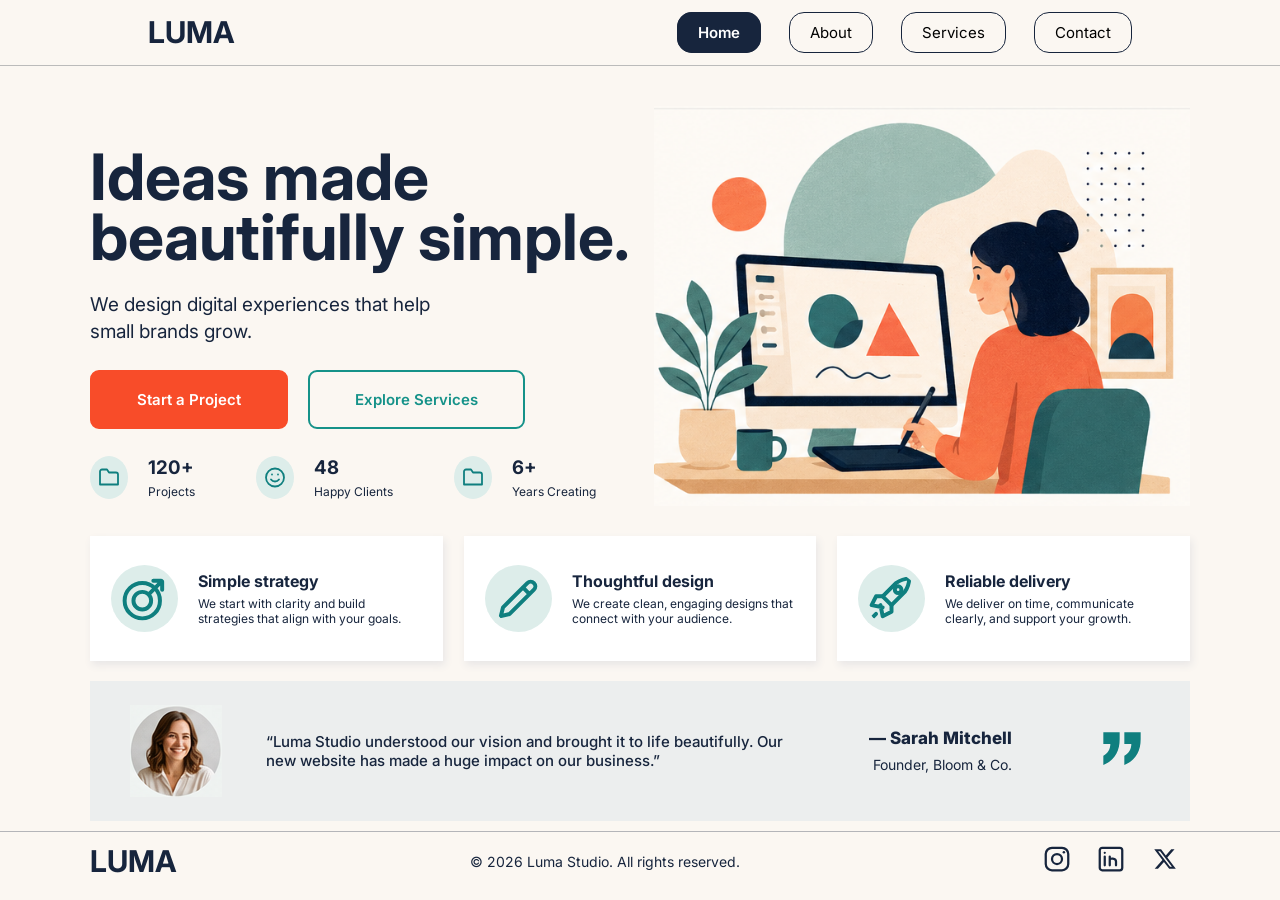
<file: index.html>
<html lang="en">
  <head>
    <meta charset="UTF-8" />
    <meta name="viewport" content="width=device-width, initial-scale=1.0" />
    <link rel="stylesheet" href="style.css" />
    <link
      rel="stylesheet"
      href="https://cdnjs.cloudflare.com/ajax/libs/font-awesome/6.7.2/css/all.min.css"
    />
    <title>Luma</title>
  </head>
  <body>
    <header>
      <nav>
        <h2>LUMA</h2>
        <ul>
          <li><a class="active" href="index.html">Home</a></li>
          <li><a href="about.html">About</a></li>
          <li><a href="service.html">Services</a></li>
          <li><a href="contact.html">Contact</a></li>
        </ul>
        <i class="fa-solid fa-bars burger" style="color: #17253d"></i>
      </nav>
    </header>

    <main>
      <section class="hero" id="home">
        <div class="hero-content">
          <div class="upper">
            <div class="hero-upper">
              <h1 class="up">Ideas made</h1>
              <h1 class="down">beautifully simple.</h1>
              <p class="hero-small">
                We design digital experiences that help small brands grow.
              </p>
              <div class="links">
                <a class="start-project" href="contact.html">Start a Project</a>
                <a class="exp-service" href="service.html">Explore Services</a>
              </div>
              <div class="stats">
                <div class="all-stats">
                  <img src="img/icons/folder.svg" alt="" />
                  <div class="stick">
                    <h3>120+</h3>
                    <span>Projects</span>
                  </div>
                </div>
                <div class="all-stats">
                  <img src="img/icons/smile.svg" alt="" />
                  <div class="stick">
                    <h3>48</h3>
                    <span>Happy Clients</span>
                  </div>
                </div>
                <div class="all-stats">
                  <img src="img/icons/folder.svg" alt="" />
                  <div class="stick">
                    <h3>6+</h3>
                    <span>Years Creating</span>
                  </div>
                </div>
              </div>
            </div>
            <img class="side" src="img/landing-hero-illustration.png" alt="" />
          </div>
          <div class="lower">
            <div class="hero-lower">
              <div class="stats1">
                <div class="all-stats1">
                  <img src="img/icons/target.svg" alt="" />
                  <div class="stick1">
                    <h4>Simple strategy</h4>
                    <p>
                      We start with clarity and build strategies that align with
                      your goals.
                    </p>
                  </div>
                </div>
                <div class="all-stats1">
                  <img src="img/icons/pencil.svg" alt="" />
                  <div class="stick1">
                    <h4>Thoughtful design</h4>
                    <p>
                      We create clean, engaging designs that connect with your
                      audience.
                    </p>
                  </div>
                </div>
                <div class="all-stats1">
                  <img src="img/icons/rocket.svg" alt="" />
                  <div class="stick1">
                    <h4>Reliable delivery</h4>
                    <p>
                      We deliver on time, communicate clearly, and support your
                      growth.
                    </p>
                  </div>
                </div>
              </div>
              <div class="review">
                <img src="img/testimonial-sarah.png" alt="" />
                <p class="comment">
                  “Luma Studio understood our vision and brought it to life
                  beautifully. Our new website has made a huge impact on our
                  business.”
                </p>
                <div class="name">
                  <p>— Sarah Mitchell</p>
                  <span>Founder, Bloom & Co.</span>
                </div>
                <img class="quote" src="img/icons/quote.svg" alt="" />
              </div>
            </div>
          </div>
        </div>
      </section>
    </main>
    <footer>
      <div class="footer-content">
        <h2>LUMA</h2>

        <p class="copyright">© 2026 Luma Studio. All rights reserved.</p>
        <div class="footer-links">
          <a href=""><img src="img/icons/instagram.svg" alt="" /></a>
          <a href=""><img src="img/icons/linkedin.svg" alt="" /></a>
          <a href=""
            ><img src="img/icons/x-twitter-brands-solid-full.svg" alt=""
          /></a>
        </div>
      </div>
    </footer>
  </body>
</html>
</file>
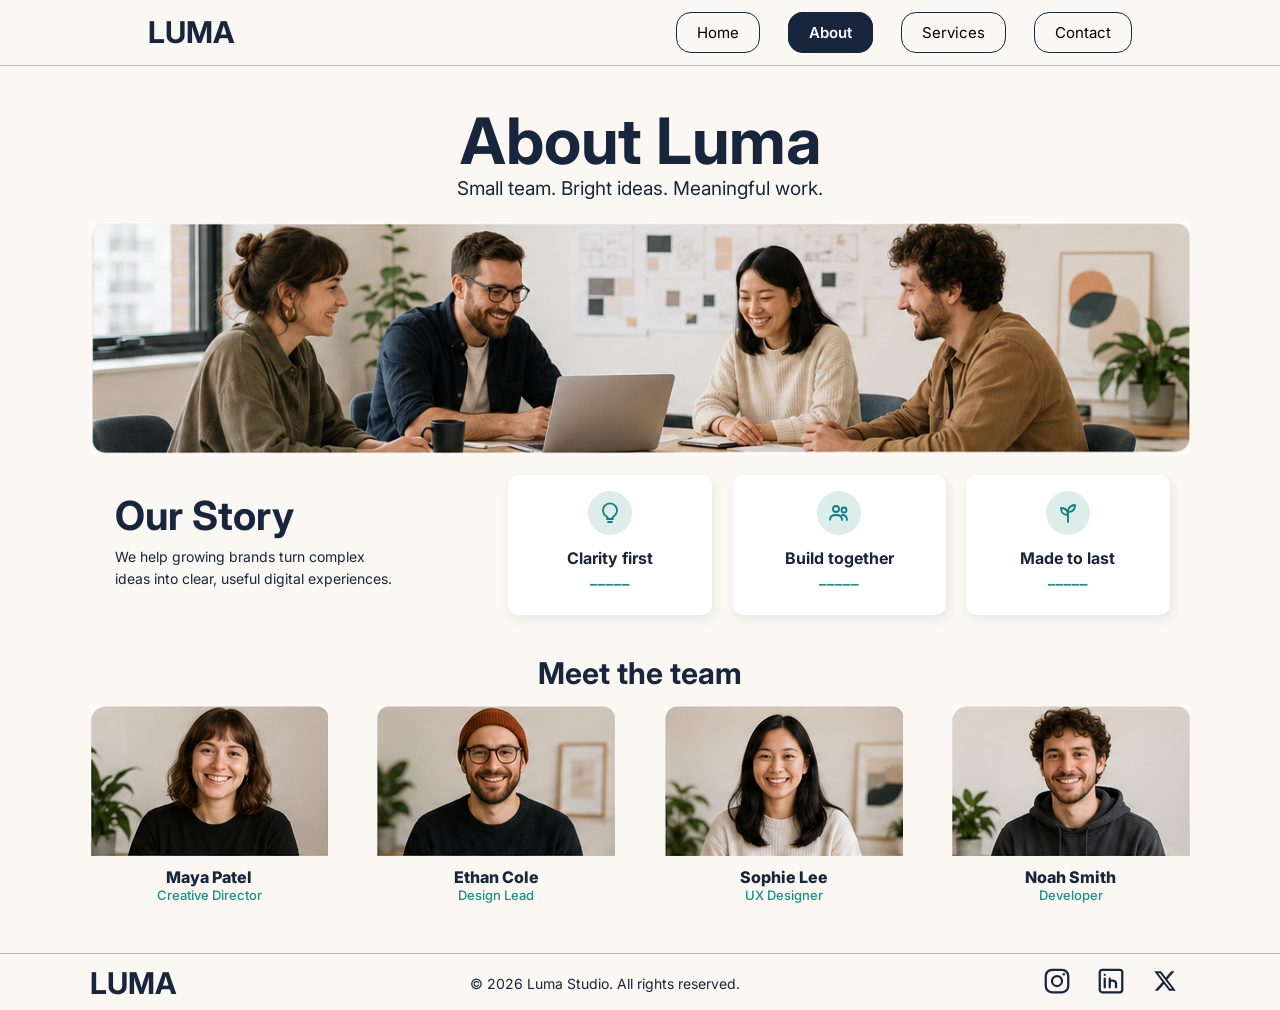
<file: about.html>
<html lang="en">
  <head>
    <meta charset="UTF-8" />
    <meta name="viewport" content="width=device-width, initial-scale=1.0" />
    <link rel="stylesheet" href="style.css" />
    <link
      rel="stylesheet"
      href="https://cdnjs.cloudflare.com/ajax/libs/font-awesome/6.7.2/css/all.min.css"
    />
    <title>Luma</title>
  </head>
  <body>
    <header>
      <nav>
        <h2>LUMA</h2>
        <ul>
          <li><a href="index.html">Home</a></li>
          <li><a class="active" href="about.html">About</a></li>
          <li><a href="service.html">Services</a></li>
          <li><a href="contact.html">Contact</a></li>
        </ul>
        <i class="fa-solid fa-bars burger" style="color: #17253d"></i>
      </nav>
    </header>
    <section class="about" id="about">
      <div class="about-content">
        <h1>About Luma</h1>
        <p class="about-small">Small team. Bright ideas. Meaningful work.</p>
        <img src="img/about-team-banner.png" alt="" class="group" />
        <div class="story">
          <div class="our-story">
            <h2>Our Story</h2>
            <p>
              We help growing brands turn complex ideas into clear, useful
              digital experiences.
            </p>
          </div>
          <div class="process">
            <img src="img/icons/lightbulb.svg" alt="" />
            <h4>Clarity first</h4>
            <span>_____</span>
          </div>
          <div class="process">
            <img src="img/icons/users.svg" alt="" />
            <h4>Build together</h4>
            <span>_____</span>
          </div>
          <div class="process">
            <img src="img/icons/sprout.svg" alt="" />
            <h4>Made to last</h4>
            <span>_____</span>
          </div>
        </div>
        <h3>Meet the team</h3>
        <div class="team">
          <div class="member">
            <img src="img/team-maya.png" alt="" />
            <p class="member-name">Maya Patel</p>
            <p class="post">Creative Director</p>
          </div>
          <div class="member">
            <img src="img/team-ethan.png" alt="" />
            <p class="member-name">Ethan Cole</p>
            <p class="post">Design Lead</p>
          </div>
          <div class="member">
            <img src="img/team-sophie.png" alt="" />
            <p class="member-name">Sophie Lee</p>
            <p class="post">UX Designer</p>
          </div>
          <div class="member">
            <img src="img/team-noah.png" alt="" />
            <p class="member-name">Noah Smith</p>
            <p class="post">Developer</p>
          </div>
        </div>
      </div>
    </section>
    <footer>
      <div class="footer-content">
        <h2>LUMA</h2>

        <p class="copyright">© 2026 Luma Studio. All rights reserved.</p>
        <div class="footer-links">
          <a href=""><img src="img/icons/instagram.svg" alt="" /></a>
          <a href=""><img src="img/icons/linkedin.svg" alt="" /></a>
          <a href=""
            ><img src="img/icons/x-twitter-brands-solid-full.svg" alt=""
          /></a>
        </div>
      </div>
    </footer>
  </body>
</html>
</file>
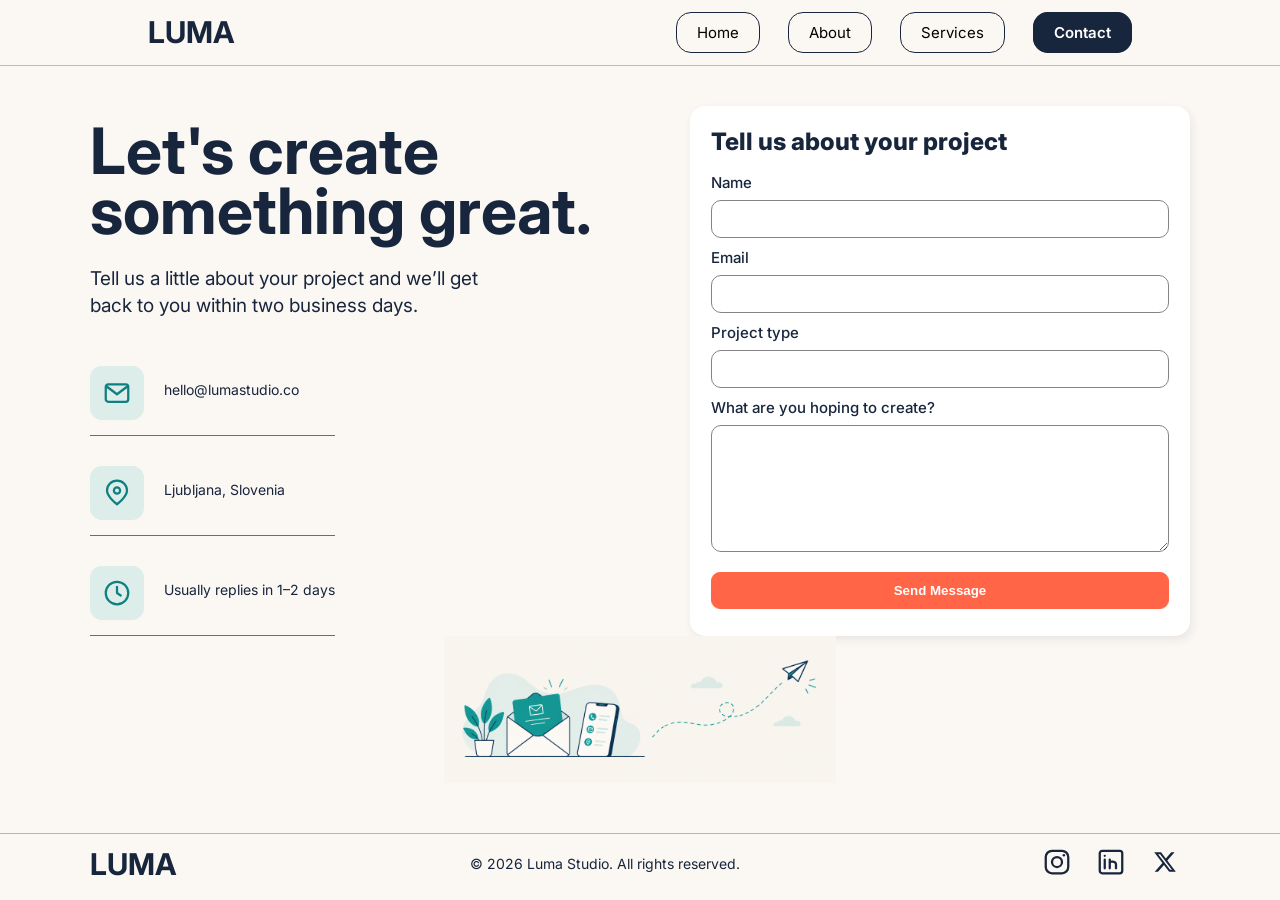
<file: contact.html>
<html lang="en">
  <head>
    <meta charset="UTF-8" />
    <meta name="viewport" content="width=device-width, initial-scale=1.0" />
    <link rel="stylesheet" href="style.css" />
    <link
      rel="stylesheet"
      href="https://cdnjs.cloudflare.com/ajax/libs/font-awesome/6.7.2/css/all.min.css"
    />
    <title>Luma</title>
  </head>
  <body>
    <header>
      <nav>
        <h2>LUMA</h2>
        <ul>
          <li><a href="index.html">Home</a></li>
          <li><a href="about.html">About</a></li>
          <li><a href="service.html">Services</a></li>
          <li><a class="active" href="contact.html">Contact</a></li>
        </ul>
        <i class="fa-solid fa-bars burger" style="color: #17253d"></i>
      </nav>
    </header>
    <section class="contact" id="contact">
        <div class="contact-content">
          <div class="upper-con">
            <div class="contact-upper">
              <h1 class="up-1">Let's create</h1>
              <h1 class="down-1">something great.</h1>
              <p class="contact-small">
                Tell us a little about your project and we’ll get
back to you within two business days.
              </p>
              <div class="contact-details">
                <div class="emloctim">
                  <img src="img/icons/mail.svg" alt="" />
                    <h3>hello@lumastudio.co</h3>
                </div>
                <div class="emloctim">
                  <img src="img/icons/location-pin.svg" alt="" />
                    <h3>Ljubljana, Slovenia</h3>
                </div>
                <div class="emloctim">
                  <img src="img/icons/clock.svg" alt="" />
                    <h3>Usually replies in 1–2 days</h3>
                </div>
              </div>
            </div>
            <form>
          <h3>Tell us about your project</h3>

          <label for="first-name"> Name </label>

          <input
            type="text"
            id="name"
            name="name"
          />

          <label for="email"> Email </label>

          <input
            type="email"
            id="email"
            name="email"
          />

          <label for="last-name"> Project type </label>

          <input
            type="text"
            id="type"
            name="type"
          />

          <label for="message"> What are you hoping to create? </label>

          <textarea
            id="message"
            name="message"
            rows="7"
          ></textarea>

          <input type="submit" value="Send Message" />
        </form>
        </div>
        <img class="contact-img" src="img/ChatGPT Image Sep 8, 2026, 08_37_47 AM.png" alt="">
        </div>
      </section>
          <footer>
      <div class="footer-content">
        <h2>LUMA</h2>

        <p class="copyright">
            © 2026 Luma Studio. All rights reserved.
        </p>
        <div class="footer-links">

            <a href=""><img src="img/icons/instagram.svg" alt=""></a>
            <a href=""><img src="img/icons/linkedin.svg" alt=""></a>
            <a href=""><img src="img/icons/x-twitter-brands-solid-full.svg" alt=""></a>
        </div>
      </div>


    </footer>

      </body>
</html>
</file>
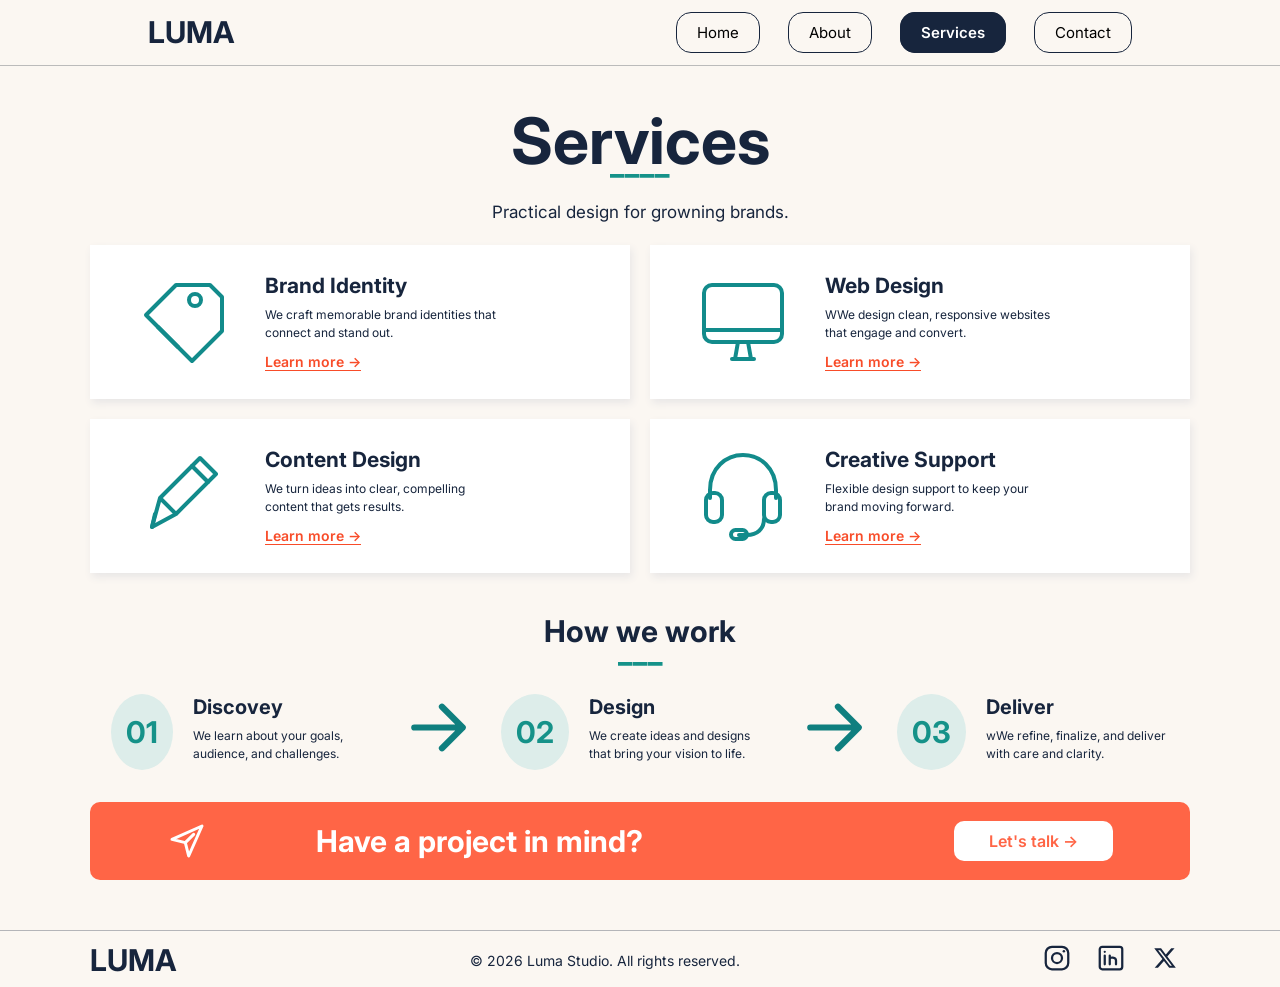
<file: service.html>
<html lang="en">
  <head>
    <meta charset="UTF-8" />
    <meta name="viewport" content="width=device-width, initial-scale=1.0" />
    <link rel="stylesheet" href="style.css" />
    <link
      rel="stylesheet"
      href="https://cdnjs.cloudflare.com/ajax/libs/font-awesome/6.7.2/css/all.min.css"
    />
    <title>Luma</title>
  </head>
  <body>
    <header>
      <nav>
        <h2>LUMA</h2>
        <ul>
          <li><a href="index.html">Home</a></li>
          <li><a href="about.html">About</a></li>
          <li><a class="active" href="service.html">Services</a></li>
          <li><a href="contact.html">Contact</a></li>
        </ul>
        <i class="fa-solid fa-bars burger" style="color: #17253d"></i>
      </nav>
    </header>

    <section class="service" id="service">
      <div class="service-content">
        <h1>Services</h1>
        <p class="line">____</p>
        <p class="service-small">Practical design for growning brands.</p>
        <div class="upper-service">
          <div class="service-card">
            <img src="img/icons/brand-identity.svg" alt="" />
            <div class="info">
              <h4>Brand Identity</h4>
              <p>
                We craft memorable brand identities that connect and stand out.
              </p>
              <a class="learn-more" href="">Learn more →</a>
            </div>
          </div>
          <div class="service-card">
            <img src="img/icons/web-design.svg" alt="" />
            <div class="info">
              <h4>Web Design</h4>
              <p>
                WWe design clean, responsive websites that engage and convert.
              </p>
              <a class="learn-more" href="">Learn more →</a>
            </div>
          </div>
        </div>
        <div class="lower-service">
          <div class="service-card">
            <img src="img/icons/content-design.svg" alt="" />
            <div class="info">
              <h4>Content Design</h4>
              <p>
                We turn ideas into clear, compelling content that gets results.
              </p>
              <a class="learn-more" href="">Learn more →</a>
            </div>
          </div>
          <div class="service-card">
            <img src="img/icons/creative-support.svg" alt="" />
            <div class="info">
              <h4>Creative Support</h4>
              <p>Flexible design support to keep your brand moving forward.</p>
              <a class="learn-more" href="">Learn more →</a>
            </div>
          </div>
        </div>
        <h3>How we work</h3>
        <p class="line">___</p>
        <div class="steps">
          <div class="steps-card">
            <h2>01</h2>
            <div class="info-step">
              <h4>Discovey</h4>
              <p>We learn about your goals, audience, and challenges.</p>
            </div>
          </div>
          <img class="arrow" src="img/icons/arrow-right.svg" alt="" />
          <div class="steps-card">
            <h2>02</h2>
            <div class="info-step">
              <h4>Design</h4>
              <p>We create ideas and designs that bring your vision to life.</p>
            </div>
          </div>
          <img class="arrow" src="img/icons/arrow-right.svg" alt="" />
          <div class="steps-card">
            <h2>03</h2>
            <div class="info-step">
              <h4>Deliver</h4>
              <p>wWe refine, finalize, and deliver with care and clarity.</p>
            </div>
          </div>
        </div>
        <div class="project-talk">
          <img src="img/icons/paper-plane.svg" alt="" />
          <h2>Have a project in mind?</h2>
          <a href="contact.html" class="talk">Let's talk →</a>
        </div>
      </div>
    </section>
    <footer>
      <div class="footer-content">
        <h2>LUMA</h2>

        <p class="copyright">© 2026 Luma Studio. All rights reserved.</p>
        <div class="footer-links">
          <a href=""><img src="img/icons/instagram.svg" alt="" /></a>
          <a href=""><img src="img/icons/linkedin.svg" alt="" /></a>
          <a href=""
            ><img src="img/icons/x-twitter-brands-solid-full.svg" alt=""
          /></a>
        </div>
      </div>
    </footer>
  </body>
</html>
</file>
<file: style.css>
@import url('https://fonts.googleapis.com/css2?family=Inter:ital,opsz,wght@0,14..32,100..900;1,14..32,100..900&display=swap');

* {
    padding: 0;
    margin: 0;
    box-sizing: border-box;
}

body {
    background-color: #fbf7f2;
    font-family: "Inter", Arial, sans-serif;
    color: #17253D;
    scroll-behavior: smooth;
}

/* ==================== HEADER ==================== */

header {
    width: 100%;
    border-bottom: 1px solid rgb(187, 187, 187);
    z-index: 100;
}

header h2 {
    font-weight: 700;
    line-height: 1.15;
    font-size: 30px;
    margin-right: 146px;
}

nav {
    display: flex;
    justify-content: space-around;
    align-items: center;
    margin: 15px 0;
}

nav ul {
    display: flex;
    gap: 28px;
    list-style: none;
}

nav a {
    text-decoration: none;
    font-size: 15px;
    font-weight: 400;
    line-height: 1.4;
    color: black;
    padding: 10px 20px;
    border: 1px solid #17253D;
    border-radius: 15px;
    transition: 0.3s ease-in-out;
}

nav a:hover {
    background-color: #17253D;
    color: white;
}

.active {
    font-weight: 600;
    background-color: #17253D;
    color: white;
}

nav i {
    display: none !important;
    font-size: 27px;
    border: 1px solid #17253D;
    padding: 8px 10px;
    border-radius: 10px;
}

/* ==================== HERO ==================== */

.hero {
    width: 100%;
    display: flex;
    justify-content: center;
    align-items: center;
    text-align: center;
    padding: 10px 40px 10px;
    margin-top: 30px;
}

.hero-content {
    width: 100%;
    max-width: 1100px;
}

/* ==================== UPPER ==================== */

.upper {
    display: flex;
    flex-direction: row;
    justify-content: space-between;
    gap: 20px;
}

.hero-upper {
    display: flex;
    flex-direction: column;
    justify-content: center;
    align-items: flex-start;
    width: 50%;
}

.side {
    height: 400px;
}

.up,
.down {
    font-size: 64px;
    font-weight: 700;
    line-height: 1.1;
    text-align: start;
}

.up {
    margin-top: 30px;
    margin-bottom: -10px;
}

.down {
    margin-bottom: 20px;
}

.hero-small {
    width: 65%;
    font-size: 19px;
    font-weight: 400;
    line-height: 1.4;
    text-align: left;
    margin-bottom: 20px;
}

/* ==================== LINKS ==================== */

.links {
    display: flex;
    align-items: center;
    gap: 20px;
    margin-top: 5px;
}

.links a {
    font-size: 15px;
    font-weight: 600;
    line-height: 1;
    padding: 20px 45px;
    border-radius: 9px;
    text-decoration: none;
}

.start-project {
    border: 2px solid #f84c29;
    background-color: #f84c29;
    color: white;
    transition: 0.4s linear;
}

.start-project:hover {
    background-color: #fbf7f2;
    color: #f84c29;
}

.exp-service {
    color: #159289;
    border: 2px solid #159289;
    transition: 0.3s linear;
}

.exp-service:hover {
    background-color: #159289;
    color: #fbf7f2;
}

/* ==================== STATS ==================== */

.stats {
    display: flex;
    align-items: center;
    justify-content: space-between;
    gap: 61px;
    margin-top: 27px;
}

.all-stats {
    display: flex;
    justify-content: space-between;
    gap: 20px;
}

.all-stats img {
    background-color: #ddedea;
    padding: 7px;
    border-radius: 50%;
}

.stick {
    display: flex;
    flex-direction: column;
    align-items: flex-start;
}

.stick span {
    font-size: 12px;
    margin-top: 5px;
    color: #17253D;
}

/* ==================== LOWER ==================== */

.lower {
    width: 100%;
}

.hero-lower {
    max-width: 1100px;
}

.stats1 {
    display: flex;
    width: 100%;
    height: 125px;
    gap: 21px;
    margin-top: 30px;
    border-radius: 4px;
}

.all-stats1 {
    flex: 1;
    display: flex;
    align-items: center;
    gap: 20px;
    background-color: white;
    padding: 12px 21px;
    text-align: start;
    box-shadow: 2px 4px 8px #e8e6e6;
    transition: 0.4s;
}

.all-stats1:hover{
    transform: translateY(-9px);
}

.all-stats1 img {
    width: 67px;
    height: auto;
    background-color: #ddedea;
    padding: 7px;
    border-radius: 50%;
}

.stick1 {
    flex: 1;
}

.stick1 h4 {
    margin: 0;
    color: #17253D;
}

.stick1 p {
    font-size: 12px;
    margin-top: 5px;
    color: #17253D;
    /* width: 60%; */
}


.review{
    width: 100%;
    display: flex;
    justify-content: space-between;
    align-items: center;
    text-align: center;
    margin-top: 20px;
    background-color: #eceeee;
    color: #17253D;
    padding: 24px 40px;
}

.comment{
    width: 51%;
    color: #17253D;
    font-size: 15px;
    font-weight: 500;
    text-align: start;
}

.name{
    display: flex;
    flex-direction: column;
    margin: 0 38px;
}

.name p{
    color: #17253D;
    font-size: 17px;
    font-weight: 800;
    margin-bottom: 8px;
}

.name span{
    font-size: 14px;
    text-align: end;
    color: #17253D;
    font-weight: 400;
}

.review .quote{
    transform: rotate(180deg);
    width: 56px;
}

/* ==================== ABOUT ==================== */

.about {
    width: 100%;
    display: flex;
    justify-content: center;
    align-items: center;
    text-align: center;
    padding: 10px 40px 50px;
    margin-top: 30px;
}

.about-content{
    width: 100%;
    max-width: 1100px;
}

.about-content h1{
    font-size: 64px;
    font-weight: 700;
    line-height: 1.1;
}

.about-small {
    font-size: 19px;
    font-weight: 400;
    line-height: 1.4;
    margin-bottom: 20px;
}

.group{
    width: 1100px;
}

.story{
    display: flex;
    justify-content: space-between;
    margin-top: 20px;
    margin-right: 20px;
}

.our-story{
    width: 35%;
    display: flex;
    flex-direction: column;
    text-align: start;
    padding: 5px;
    margin-left: 20px;
    margin-top: 11px;
}

.our-story h2{
    font-size: 40px;
    color: #17253D;
}

.our-story p{
    margin-top: 6px;
    width: 78%;
    font-size: 14px;
    line-height: 1.6;
}

.process{
    max-height: 140px;
    background-color: white;
    display: flex;
    flex-direction: column;
    justify-content: center;
    align-items: center;
    box-shadow: 2px 4px 8px #e8e6e6;
    padding: 40px 52px;
    border-radius: 10px;
    transition: 0.4s linear;
}

.process:hover{
    transform: translateY(-9px);
}

.process img{
    background-color: #ddedea;
    padding: 10px;
    border-radius: 50%;
    margin-top: -20px;
    margin-bottom: 13px;
}

.process span{
    font-weight: 600;
    width: 100px;
    margin-bottom: -10px;
    color: #159289;
}

.about-content h3{
    text-align: center;
    margin-top: 40px;
    margin-bottom: 15px;
    font-size: 30px;
}

.team{
    display: flex;
    justify-content: space-between;
}

.member img{
    transition: 0.3s linear;
}

.member img:hover{
    transform: scale(1.05);
}

.member-name{
    font-weight: 800;
    margin: 11px 0 0;
}

.post{
    font-size: 13px;
    color: #159289;
    font-weight: 500;
}

/* ==================== SERVICES ==================== */

.service {
    width: 100%;
    display: flex;
    justify-content: center;
    align-items: center;
    text-align: center;
    padding: 10px 40px 50px;
    margin-top: 30px;
}

.service-content{
    width: 100%;
    max-width: 1100px;
}

.service-content h1{
    font-size: 64px;
    font-weight: 700;
    line-height: 1.1;
    margin-bottom: -15px;
}

.line{
    font-size: 30px;
    font-weight: 800;
    margin-top: -31px;
    color: #159289;
}

.service-small {
    font-size: 17px;
    font-weight: 400;
    line-height: 1.4;
    margin: 20px 0;
}


.upper-service{
    display: flex;
    justify-content: space-between;
    align-items: center;
    max-width: 1100px;
    gap: 20px;
    margin-bottom: 20px;
}

.lower-service{
    display: flex;
    justify-content: space-between;
    align-items: center;
    max-width: 1100px;
    gap: 20px;
}

.service-card {
    height: 154px;
    flex: 1;
    display: flex;
    align-items: center;
    gap: 20px;
    background-color: white;
    padding: 12px 21px;
    text-align: start;
    box-shadow: 2px 4px 8px #e8e6e6;
    transition: 0.4s;
}   

.service-card img {
    width: 124px;
    height: auto;
    padding: 7px;
    border-radius: 50%;
    margin-left: 10px;
}

.info {
    flex: 1;
}

.info h4 {
    font-size: 21px;
    font-weight: 700;
    text-align: start;
    color: #17253D;
    margin-bottom: 8px;
}

.info p {
    font-size: 12px;
    margin-bottom: 11px;
    color: #17253D;
    width: 232px;
    line-height: 1.5;
    /* width: 60%; */
}

.learn-more{
    font-size: 14px;
    font-weight: 600;
    text-decoration: none;
    color: #f84c29;
    border-bottom:1px solid #f84c29;
    transition: 0.3s linear;
}

.service-content h3{
    text-align: center;
    margin-top: 40px;
    margin-bottom: 15px;
    font-size: 30px;
}

.steps{
    display: flex;
    justify-content: space-between;
    align-items: center;
    max-width: 1100px;
}

.steps-card {
    width: 100%;
    flex: 1;
    display: flex;
    align-items: center;
    gap: 20px;
    background: transparent;
    padding: 12px 21px;
    text-align: start;
    margin-top: 13px;
}  

.arrow{
    width: 100%;
}

.steps-card h2{
    font-size: 30px;
    color: #159289;
    background-color: #ddedea;
    padding: 20px 15px;
    margin-bottom: 5px;
    border-radius: 50%;
}

.info-step h4{
    font-size: 20px;
    margin-bottom: 8px;
}

.info-step p {
    font-size: 12px;
    margin-bottom: 11px;
    color: #17253D;
    width: 183px;
    line-height: 1.5;
    /* width: 60%; */
}

.project-talk{
    margin-top: 15px;
    background-color: #ff6546;
    display: flex;
    justify-content: center;
    align-items: center;
    height: 78px;
    border-radius: 10px;
    max-width: 1100px;
}

.project-talk img{
    width: 40px;
}

.project-talk h2{
    font-size: 30px;
    color: white;
    margin-right: 111px;
    padding-left: 109px;
}

.talk{
    font-weight: 600;
    text-decoration: none;
    background-color: white;
    padding: 10px 35px;
    color: #ff6546;
    font-weight: 600;
    margin-left: 200px;
    border-radius: 10px;
    transition: 0.4s linear;
}

.talk:hover{
transform: scale(1.1);
}

/* ==================== CONTTACT ==================== */

.contact {
    width: 100%;
    display: flex;
    justify-content: center;
    align-items: center;
    text-align: center;
    padding: 10px 40px 50px;
    margin-top: 30px;
}

.contact-content {
    width: 100%;
    max-width: 1100px;
}

.up-1 {
    margin-top: 10px;
    margin-bottom: -10px;
}

.down-1 {
    margin-bottom: 20px;
}

.up-1,
.down-1 {
    font-size: 64px;
    font-weight: 700;
    line-height: 1.1;
    text-align: start;
}

.contact-small {
    width: 78%;
    font-size: 19px;
    font-weight: 400;
    line-height: 1.4;
    text-align: start;
    margin-bottom: 20px;
}

.upper-con {
    display: flex;
    flex-direction: row;
    justify-content: space-between;
    gap: 20px;
}

.contact-upper {
    display: flex;
    flex-direction: column;
    align-items: flex-start;
    width: 50%;
}

.contact-details {
    display: flex;
    flex-direction: column;
    gap: 30px;
    margin-top: 27px;
}

.emloctim {
    display: flex;
    gap: 20px;
    padding-bottom: 15px;
    border-bottom: 1px solid #159289;
}

.emloctim h3{
    margin-top: 15px;
    font-size: 14px;
    font-weight: 400;
}

.emloctim img {
    width: 54px;
    background-color: #ddedea;
    padding: 12px;
    border-radius: 22%
}

.contact-img{
    width: 392px;
    justify-content: center;
    align-items: center;

}

form{
    width: min(500px, 100%);
    display: flex;
    flex-direction: column;
    padding: 21px;
    background-color: white;
    color: #17253D;
    box-shadow: 2px 4px 8px #e8e6e6;
    border-radius: 15px;
}

form h3{
    margin-bottom:7px;
    text-align: start;
    font-weight: 800;
    font-size: 24px;
    color: #17253D;
}

form label{
    font-weight: 500;
    font-size: 15px;
    margin-top: 10px;
    margin-bottom: 4px;
    text-align: start;
    color: #17253D;
}
form input[type="text"], form input[type="email"] {
    height: 32px;
    margin-top:4px;
    padding: 18px;
    border: 1px solid rgb(133, 132, 132);
    border-radius: 10px;
    font-weight: 300;
}

form textarea{
    border: 1px solid rgb(133, 132, 132);
    margin-top: 4px;
    border-radius: 10px;
    padding: 10px;
}

form input[type="text"]:focus, 
form input[type="email"]:focus, 
form textarea:focus{
    outline: none;
    border: 1px solid #ff6546;
}

form input[type="submit"]{
    align-self: center;
    margin-top: 20px;
    width: 100%;
    font-weight: 600;
    background-color: #ff6546;
    color: white;
    border: 1px solid #ff6546;
    border-radius: 9px;
    padding: 10px 5px;
    transition: 0.4s linear;
}

form input[type="submit"]:hover{
    color: #ff6546;
    background-color: white;
    border: 1px solid #ff6546;
}




/* ==================== FOOTER ==================== */

footer {
    height: 37px;
    width: 100%;
    display: flex;
    justify-content: center;
    align-items: center;
    text-align: center;
    padding: 10px 40px 8px;
    border-top: 1px solid #17253d50;
}

.footer-content {
    width: 100%;
    max-width: 1100px;
    display: flex;
    justify-content: space-between;
    align-items: center;
    margin-top: 21px;
}

.footer-content h2{
    font-weight: 700;
    line-height: 1.15;
    font-size: 30px;
}

.copyright{
    font-size: 14px;
    color: #17253D;
    font-weight: 400;
}

.footer-links img{
    width: 30px;
    margin: 10px;
}

.footer-content img:hover{
    color: #ff6546;
}


/* ==================== RESPONSIVE ==================== */

@media (max-width: 876px) {

    nav ul {
        display: none;
    }

    nav i {
        display: block !important;
    }
}

@media (max-width: 1024px) {

    /* ================= NAVBAR ================= */

    nav {
        padding: 0 25px;
    }

    header h2 {
        margin-right: 60px;
    }

    nav ul {
        gap: 12px;
    }

    nav a {
        padding: 8px 14px;
        font-size: 14px;
    }


    /* ================= GENERAL ================= */

    .hero,
    .about,
    .service,
    .contact {
        padding-left: 25px;
        padding-right: 25px;
    }

    .hero-content,
    .about-content,
    .service-content,
    .contact-content {
        max-width: 900px;
    }


    /* ================= HOME ================= */

    .up,
    .down {
        font-size: 52px;
    }

    .hero-small {
        width: 80%;
    }

    .side {
        height: 350px;
    }

    .stats {
        gap: 25px;
    }

    .all-stats {
        gap: 12px;
    }

    .all-stats1 {
        gap: 12px;
        padding: 12px 15px;
    }

    .all-stats1 img {
        width: 55px;
    }

    .review {
        padding: 20px 25px;
    }

    .name {
        margin: 0 20px;
    }


    /* ================= ABOUT ================= */

    .about-content h1 {
        font-size: 52px;
    }

    .group {
        width: 100%;
        height: auto;
    }

    .story {
        gap: 15px;
    }

    .our-story {
        width: 35%;
        margin-left: 10px;
    }

    .our-story p {
        width: 90%;
    }

    .process {
        padding: 35px 25px;
    }


    /* ================= SERVICES ================= */

    .service-content h1 {
        font-size: 52px;
    }

    .upper-service,
    .lower-service,
    .steps {
        width: 100%;
    }

    .service-card {
        gap: 12px;
        padding: 12px;
    }

    .service-card img {
        width: 90px;
        margin-left: 0;
    }

    .info p {
        width: 100%;
    }

    .project-talk h2 {
        margin-right: 40px;
        padding-left: 20px;
        font-size: 26px;
    }

    .talk {
        margin-left: 40px;
    }


    /* ================= CONTACT ================= */

    .up-1,
    .down-1 {
        font-size: 52px;
    }

    .contact-small {
        width: 85%;
    }

    .contact-img {
        width: 330px;
    }
}


/* =========================================================
   2. TABLET
   876px and below
   ========================================================= */

@media (max-width: 876px) {

    /* ================= NAVBAR ================= */

    nav {
        justify-content: space-between;
        padding: 0 25px;
    }

    header h2 {
        margin-right: 0;
    }

    nav ul {
        display: none;
    }

    nav i {
        display: block !important;
        cursor: pointer;
    }


    /* ================= HOME ================= */

    .upper {
        align-items: center;
    }

    .hero-upper {
        width: 55%;
    }

    .up,
    .down {
        font-size: 46px;
    }

    .side {
        height: 300px;
    }

    .hero-small {
        width: 90%;
        font-size: 17px;
    }

    .links {
        flex-wrap: wrap;
    }

    .links a {
        padding: 16px 25px;
    }

    .stats {
        gap: 15px;
    }

    .all-stats {
        gap: 8px;
    }

    .all-stats img {
        width: 35px;
        height: 35px;
    }

    .stick h3 {
        font-size: 16px;
    }

    .stick span {
        font-size: 10px;
    }


    /* ================= HOME LOWER ================= */

    .stats1 {
        height: auto;
        flex-wrap: wrap;
    }

    .all-stats1 {
        min-width: calc(50% - 8px);
        min-height: 120px;
    }

    .review {
        flex-wrap: wrap;
        justify-content: center;
        gap: 20px;
    }

    .comment {
        width: 70%;
    }


    /* ================= ABOUT ================= */

    .about-content h1 {
        font-size: 46px;
    }

    .group {
        width: 100%;
    }

    .story {
        flex-wrap: wrap;
        justify-content: center;
    }

    .our-story {
        width: 100%;
        margin-left: 0;
        margin-bottom: 10px;
    }

    .our-story p {
        width: 100%;
    }

    .process {
        flex: 1;
        min-width: 30%;
    }

    .team {
        flex-wrap: wrap;
        justify-content: center;
        gap: 30px;
    }


    /* ================= SERVICES ================= */

    .upper-service,
    .lower-service {
        flex-wrap: wrap;
    }

    .service-card {
        min-width: calc(50% - 10px);
    }

    .steps {
        flex-wrap: wrap;
    }

    .steps-card {
        min-width: 45%;
    }

    .arrow {
        display: none;
    }

    .project-talk {
        padding: 0 20px;
    }

    .project-talk h2 {
        font-size: 23px;
        margin: 0;
        padding: 0;
    }

    .talk {
        margin-left: 30px;
    }


    /* ================= CONTACT ================= */

    .upper-con {
        flex-direction: column;
        align-items: center;
    }

    .contact-upper {
        width: 90%;
        align-items: center;
    }

    .up-1,
    .down-1 {
        font-size: 46px;
        text-align: center;
    }

    .contact-small {
        width: 90%;
        text-align: center;
    }

    .contact-details {
        width: 100%;
    }

    .contact-img {
        width: 300px;
    }

    form {
        width: 90%;
    }
}


/* =========================================================
   3. TABLET / LARGE PHONE
   768px and below
   ========================================================= */

@media (max-width: 768px) {

    /* ================= HOME ================= */

    .upper {
        flex-direction: column;
    }

    .hero-upper {
        width: 100%;
        align-items: center;
    }

    .up,
    .down {
        text-align: center;
        font-size: 44px;
    }

    .hero-small {
        width: 80%;
        text-align: center;
    }

    .side {
        height: 280px;
        margin-top: 10px;
    }

    .stats {
        justify-content: center;
    }

    .all-stats1 {
        min-width: 100%;
    }

    .review {
        flex-direction: column;
    }

    .review > img:first-child {
        width: 70px;
    }

    .comment {
        width: 90%;
        text-align: center;
    }

    .name {
        margin: 0;
    }

    .name span {
        text-align: center;
    }


    /* ================= ABOUT ================= */

    .about-content h1 {
        font-size: 44px;
    }

    .story {
        flex-direction: column;
        align-items: center;
    }

    .our-story {
        width: 90%;
        text-align: center;
        align-items: center;
    }

    .process {
        width: 90%;
        max-height: none;
        min-height: 130px;
    }

    .team {
        flex-direction: row;
        justify-content: center;
        gap: 25px;
    }


    /* ================= SERVICES ================= */

    .service-content h1 {
        font-size: 44px;
    }

    .upper-service,
    .lower-service {
        flex-direction: column;
    }

    .service-card {
        width: 100%;
        min-width: 100%;
    }

    .steps {
        flex-direction: column;
    }

    .steps-card {
        width: 100%;
        min-width: 100%;
    }

    .info-step p {
        width: 100%;
    }

    .project-talk {
        height: auto;
        min-height: 110px;
        flex-direction: column;
        gap: 15px;
        padding: 20px;
    }

    .talk {
        margin: 0;
    }


    /* ================= CONTACT ================= */

    .up-1,
    .down-1 {
        font-size: 44px;
    }

    .contact-img {
        width: 270px;
    }
}


/* =========================================================
   4. MOBILE
   576px and below
   ========================================================= */

@media (max-width: 576px) {

    /* ================= GENERAL ================= */

    .hero,
    .about,
    .service,
    .contact {
        padding: 10px 18px 35px;
    }


    /* ================= NAVBAR ================= */

    nav {
        margin: 10px 0;
        padding: 0 18px;
    }

    header h2 {
        font-size: 25px;
    }

    nav i {
        font-size: 22px;
        padding: 6px 8px;
    }


    /* ================= HOME ================= */

    .up,
    .down {
        font-size: 36px;
    }

    .up {
        margin-top: 20px;
    }

    .down {
        margin-bottom: 15px;
    }

    .hero-small {
        width: 100%;
        font-size: 15px;
    }

    .side {
        width: 90%;
        height: auto;
    }


    /* ================= HOME BUTTONS ================= */

    .links {
        width: 100%;
        flex-direction: column;
        gap: 12px;
    }

    .links a {
        width: 100%;
        text-align: center;
        padding: 15px 20px;
    }


    /* ================= HOME STATS ================= */

    .stats {
        width: 100%;
        flex-wrap: wrap;
        justify-content: space-around;
        gap: 20px;
    }

    .all-stats {
        gap: 8px;
    }


    /* ================= ABOUT ================= */

    .about-content h1,
    .service-content h1 {
        font-size: 38px;
    }

    .about-small,
    .service-small {
        font-size: 15px;
    }

    .our-story h2 {
        font-size: 32px;
    }

    .our-story {
        width: 100%;
    }

    .process {
        width: 100%;
    }

    .team {
        flex-direction: column;
        align-items: center;
    }

    .member img {
        max-width: 100%;
        height: auto;
    }


    /* ================= SERVICES ================= */

    .service-card {
        height: auto;
        min-height: 150px;
        flex-direction: column;
        text-align: center;
        padding: 20px;
    }

    .service-card img {
        width: 80px;
        margin: 0;
    }

    .info {
        width: 100%;
    }

    .info h4 {
        text-align: center;
        font-size: 19px;
    }

    .info p {
        text-align: center;
        width: 100%;
    }

    .learn-more {
        display: inline-block;
    }

    .steps-card {
        padding: 12px;
    }

    .info-step h4 {
        font-size: 18px;
    }


    /* ================= PROJECT CTA ================= */

    .project-talk {
        width: 100%;
    }

    .project-talk h2 {
        font-size: 20px;
        text-align: center;
    }

    .talk {
        padding: 10px 25px;
    }


    /* ================= CONTACT ================= */

    .up-1,
    .down-1 {
        font-size: 36px;
        text-align: center;
    }

    .contact-small {
        width: 100%;
        font-size: 15px;
    }

    .contact-details {
        gap: 20px;
    }

    .emloctim {
        gap: 12px;
    }

    .emloctim img {
        width: 45px;
    }

    .emloctim h3 {
        font-size: 13px;
    }

    .contact-img {
        width: 230px;
    }

    form {
        width: 100%;
        padding: 18px;
    }

    form h3 {
        font-size: 21px;
    }


    /* ================= FOOTER ================= */

    footer {
        height: auto;
        padding: 15px 18px;
    }

    .footer-content {
        flex-direction: column;
        gap: 8px;
        margin-top: 0;
    }

    .footer-content h2 {
        font-size: 25px;
    }

    .copyright {
        font-size: 11px;
    }

    .footer-links img {
        width: 25px;
        margin: 5px;
    }
}


/* =========================================================
   5. SMALL MOBILE
   400px and below
   ========================================================= */

@media (max-width: 400px) {

    /* ================= GENERAL ================= */

    .hero,
    .about,
    .service,
    .contact {
        padding-left: 14px;
        padding-right: 14px;
    }


    /* ================= NAVBAR ================= */

    nav {
        padding: 0 14px;
    }

    header h2 {
        font-size: 23px;
    }


    /* ================= HOME ================= */

    .up,
    .down {
        font-size: 31px;
    }

    .hero-small {
        font-size: 14px;
    }

    .side {
        width: 100%;
    }


    /* ================= HOME STATS ================= */

    .stats {
        flex-direction: column;
        align-items: flex-start;
    }

    .all-stats {
        width: 100%;
        justify-content: flex-start;
    }


    /* ================= ABOUT ================= */

    .about-content h1,
    .service-content h1 {
        font-size: 32px;
    }

    .our-story h2 {
        font-size: 28px;
    }

    .about-small,
    .service-small {
        font-size: 14px;
    }


    /* ================= SERVICES ================= */

    .service-card {
        padding: 15px;
    }

    .service-card img {
        width: 70px;
    }

    .service-content h3 {
        font-size: 25px;
    }


    /* ================= CONTACT ================= */

    .up-1,
    .down-1 {
        font-size: 31px;
    }

    form {
        padding: 15px;
    }

    form h3 {
        font-size: 19px;
    }


    /* ================= FOOTER ================= */

    .copyright {
        font-size: 10px;
        text-align: center;
    }
}
</file>
